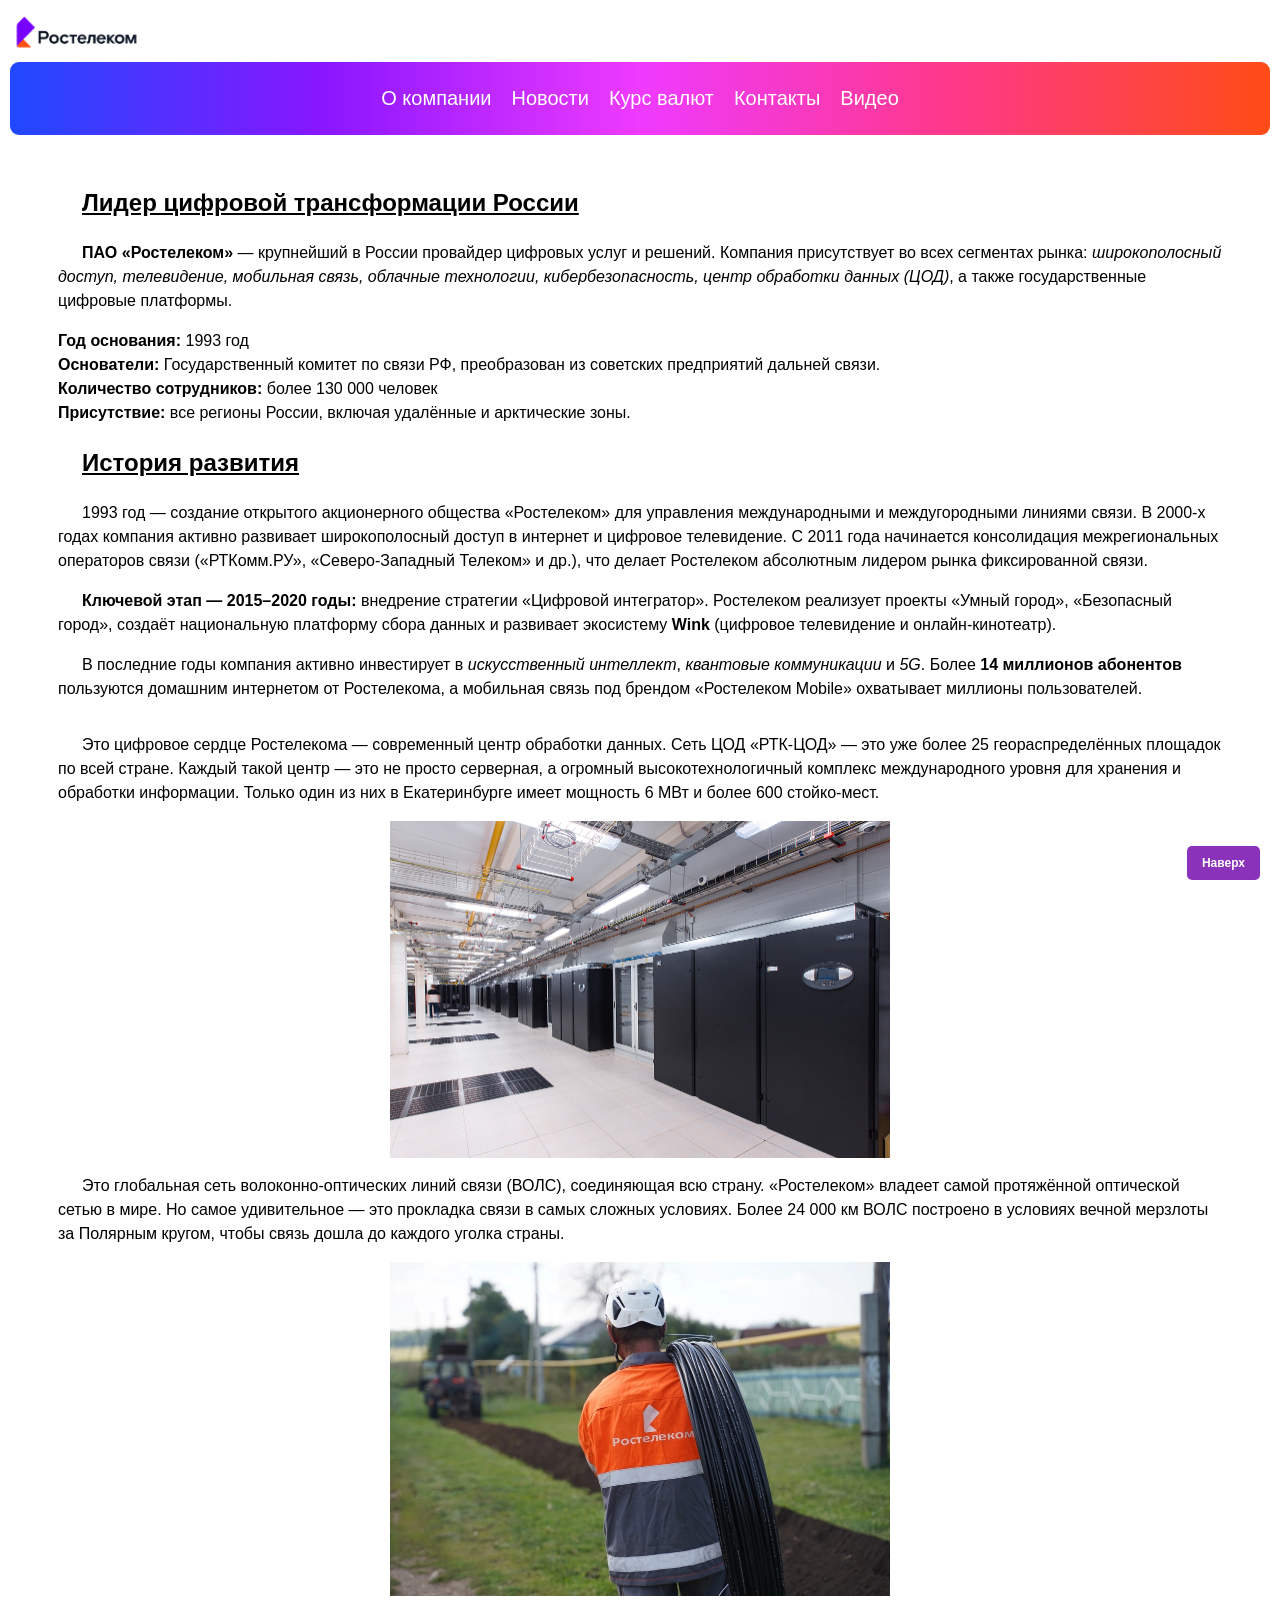
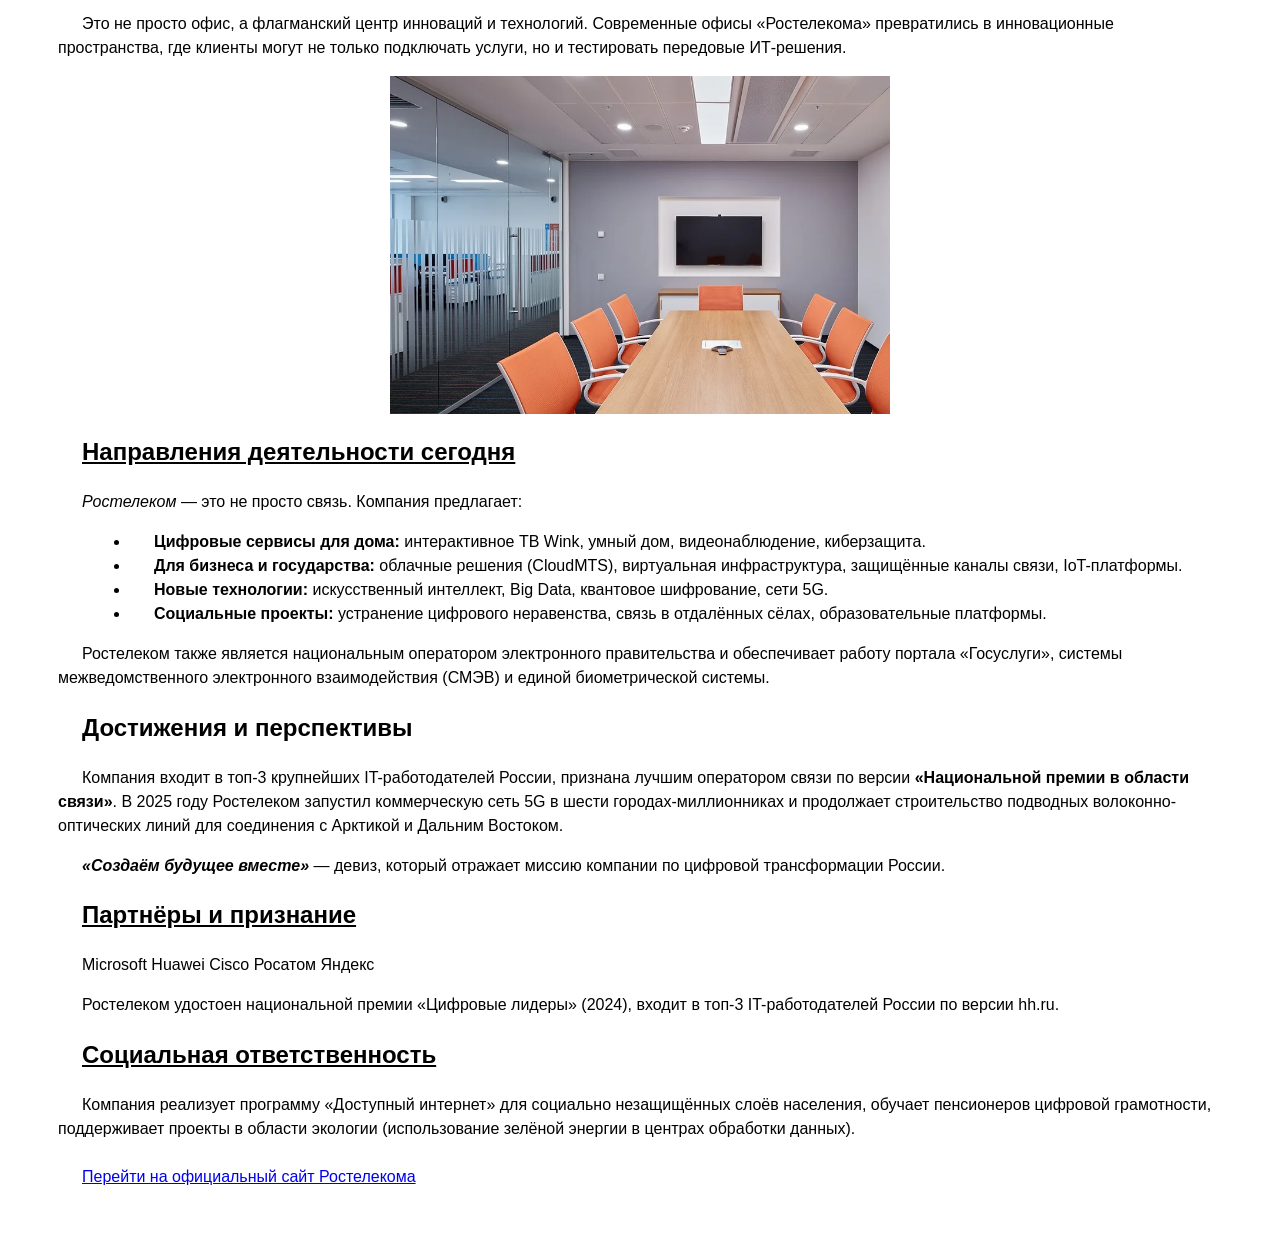
<file: index.html>
<!DOCTYPE html>
<html lang="ru">
<head>
    <meta charset="UTF-8">
    <meta name="viewport" content="width=device-width, initial-scale=1.0">
    <title>Ростелеком | О компании</title>
    <link rel="stylesheet" href="main.css">
    <link rel="icon" href="favicon-32x32.png" type="image/png">
    <script>
        const knop = document.getElementById('scrollUpBtn');
        if (knop) {
            knop.onclick = function() {
                window.scrollTo({ top: 0, behavior: 'smooth' });
                return false;
            };
        }
    </script>
    <style>
        .img-grid {
        display: flex;
        flex-direction: column;
        align-items: center;
        }
        .img-grid img {
            width: 500px;
            height: auto;
        }
        .cont {
            margin: 50px;
        }
    </style>

<body>
    <header class="main-header">
    <div class="logo-area">
        <img src="Логотип_компании_«Ростелеком».png" alt="Ростелеком" class="logotip">
    </div>
    <div class="nav-menu">
        <a href="index.html">О компании</a>
        <a href="nowost.html">Новости</a>
        <a href="kyrs.html">Курс валют</a>
        <a href="kont.html">Контакты</a>
        <a href="video.html">Видео</a>
    </div>
</header>

    <main class="cont">
    <div class="company-section">
        <h2><u>Лидер цифровой трансформации России</u></h2>
        <p><b>ПАО «Ростелеком»</b> — крупнейший в России провайдер цифровых услуг и решений. Компания присутствует
            во всех сегментах рынка: <i>широкополосный доступ, телевидение, мобильная связь, облачные технологии, 
            кибербезопасность, центр обработки данных (ЦОД)</i>, а также государственные цифровые платформы.</p>

        <div class="highlight">
            <b> Год основания:</b> 1993 год<br>
            <b> Основатели:</b> Государственный комитет по связи РФ, преобразован из советских предприятий 
            дальней связи.<br>
            <b> Количество сотрудников:</b> более 130 000 человек<br>
            <b> Присутствие:</b> все регионы России, включая удалённые и арктические зоны.
        </div>

        <h2><u>История развития</u></h2>
        <p>1993 год — создание открытого акционерного общества «Ростелеком» для управления 
            международными и междугородными линиями связи. В 2000-х годах компания активно 
            развивает широкополосный доступ в интернет и цифровое телевидение. С 2011 года 
            начинается консолидация межрегиональных операторов связи («РТКомм.РУ», 
            «Северо-Западный Телеком» и др.), что делает Ростелеком абсолютным лидером рынка фиксированной связи.</p>
        <p><b>Ключевой этап — 2015–2020 годы:</b> внедрение стратегии «Цифровой интегратор». Ростелеком реализует 
            проекты «Умный город», «Безопасный город», создаёт национальную платформу сбора данных и развивает экосистему 
            <b>Wink</b> (цифровое телевидение и онлайн-кинотеатр).</p>
        <p>В последние годы компания активно инвестирует в <i>искусственный интеллект</i>, 
            <i>квантовые коммуникации</i> и <i>5G</i>. Более <b>14 миллионов абонентов</b> пользуются домашним 
            интернетом от Ростелекома, а мобильная связь под брендом «Ростелеком Mobile» охватывает миллионы пользователей.</p>

        <div class="img-grid">
                <p>Это цифровое сердце Ростелекома — современный центр обработки данных. 
                    Сеть ЦОД «РТК-ЦОД» — это уже более 25 геораспределённых площадок по 
                    всей стране. Каждый такой центр — это не просто серверная, а огромный 
                    высокотехнологичный комплекс международного уровня для хранения и 
                    обработки информации. Только один из них в Екатеринбурге имеет мощность 
                    6 МВт и более 600 стойко-мест.</p>
                <img src="data_rostelekom.png" alt="Современный дата-центр Ростелеком">
                
                <p>Это глобальная сеть волоконно-оптических линий связи (ВОЛС), 
                    соединяющая всю страну. «Ростелеком» владеет самой протяжённой 
                    оптической сетью в мире. Но самое удивительное — это прокладка связи в 
                    самых сложных условиях. Более 24 000 км ВОЛС построено в условиях 
                    вечной мерзлоты за Полярным кругом, чтобы связь дошла до каждого уголка 
                    страны.</p>
                <img src="volokno_rostelekom.webp" alt="Волоконно-оптические линии связи">
                
                <p>Это не просто офис, а флагманский центр инноваций и технологий. 
                    Современные офисы «Ростелекома» превратились в инновационные 
                    пространства, где клиенты могут не только подключать услуги, но и 
                    тестировать передовые ИТ-решения.</p>
                <img src="ofis_rostelekom.webp" alt="Офис цифровых технологий">
            </div>

        <h2><u>Направления деятельности сегодня</u></h2>
        <p><i>Ростелеком</i> — это не просто связь. Компания предлагает:</p>
        <ul style="margin-left: 2rem; margin-bottom: 1rem;">
            <li><b>Цифровые сервисы для дома:</b> интерактивное ТВ Wink, умный дом, видеонаблюдение, киберзащита.</li>
            <li><b>Для бизнеса и государства:</b> облачные решения (CloudMTS), виртуальная инфраструктура, 
                защищённые каналы связи, IoT-платформы.</li>
            <li><b>Новые технологии:</b> искусственный интеллект, Big Data, квантовое шифрование, сети 5G.</li>
            <li><b>Социальные проекты:</b> устранение цифрового неравенства, связь в отдалённых сёлах, 
                образовательные платформы.</li>
        </ul>
        <p>Ростелеком также является национальным оператором электронного правительства и обеспечивает работу портала 
            «Госуслуги», системы межведомственного электронного взаимодействия (СМЭВ) и единой биометрической системы.</p>

        <h2> Достижения и перспективы</h2>
        <p>Компания входит в топ-3 крупнейших IT-работодателей России, признана лучшим оператором связи по версии 
            <b>«Национальной премии в области связи»</b>. В 2025 году Ростелеком запустил коммерческую сеть 5G в 
            шести городах-миллионниках и продолжает строительство подводных волоконно-оптических линий для соединения с Арктикой 
            и Дальним Востоком.</p>
        <p><b><i>«Создаём будущее вместе»</i></b> — девиз, который отражает миссию компании по цифровой 
            трансформации России.</p>

        <h2><u>Партнёры и признание</u></h2>
        <div class="partners">
            <span class="partner-logo">Microsoft</span>
            <span class="partner-logo">Huawei</span>
            <span class="partner-logo">Cisco</span>
            <span class="partner-logo">Росатом</span>
            <span class="partner-logo">Яндекс</span>
        </div>
        <p>Ростелеком удостоен национальной премии «Цифровые лидеры» (2024), входит в топ-3 IT-работодателей России 
            по версии hh.ru.</p>
        <h2><u>Социальная ответственность</u></h2>
        <p>Компания реализует программу «Доступный интернет» для социально незащищённых слоёв населения, 
            обучает пенсионеров цифровой грамотности, поддерживает проекты в области экологии 
            (использование зелёной энергии в центрах обработки данных).</p>

        <p style="margin-top: 1.5rem;">
            <a href="https://novosibirsk.rt.ru/" target="_blank" class="official-link"> Перейти на официальный сайт Ростелекома</a>
        </p>
    </div>
</main>

    <footer>
       
    </footer>
    <a href="#" class="scroll-top" id="scrollUpBtn">Наверх</a>
</body>
</html>
</file>
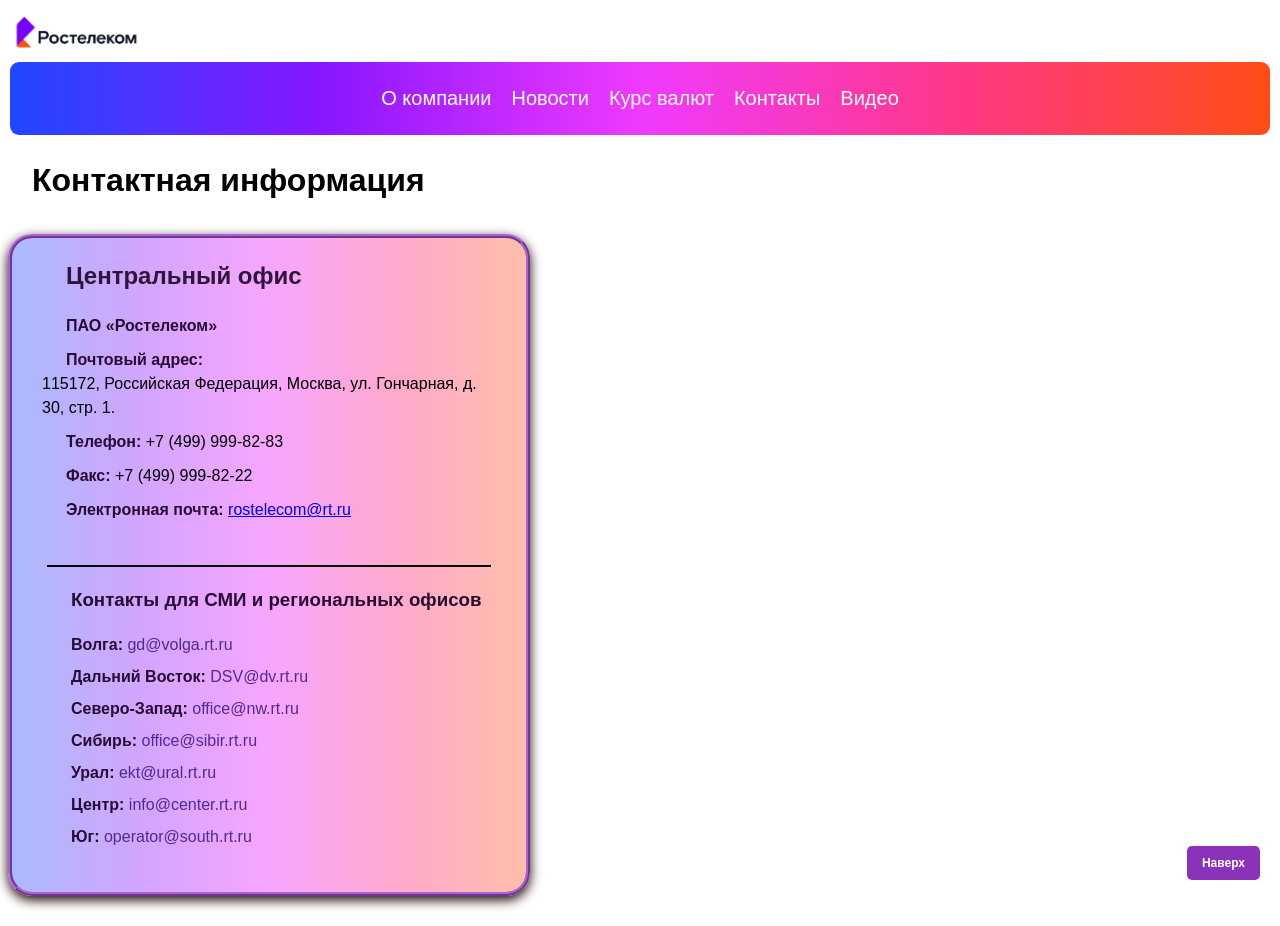
<file: kont.html>
<!DOCTYPE html>
<html lang="ru">
<head>
    <meta charset="UTF-8">
    <meta name="viewport" content="width=device-width, initial-scale=1.0">
    <title>Ростелеком | О компании</title>
    <link rel="stylesheet" href="main.css">
    <link rel="icon" href="favicon-32x32.png" type="image/png">
    <script>
        const knop = document.getElementById('scrollUpBtn');
        if (knop) {
            knop.onclick = function() {
                window.scrollTo({ top: 0, behavior: 'smooth' });
                return false;
            };
        }
    </script>
    <style>
        
    </style>
<body>
    <header class="main-header">
    <div class="logo-area">
            <img src="Логотип_компании_«Ростелеком».png" alt="Ростелеком" class="logotip">
        </div>
        <div class="nav-menu">
            <a href="index.html">О компании</a>
            <a href="nowost.html">Новости</a>
            <a href="kyrs.html">Курс валют</a>
            <a href="kont.html">Контакты</a>
            <a href="video.html">Видео</a>
        </div>
</header>
<main class="cont">
        <h1>Контактная информация</h1>
        <div class="contacts-wrapper">
            <div class="contacts-info">
                <h2>Центральный офис</h2>
                <p><strong>ПАО «Ростелеком»</strong></p>
                <p><strong>Почтовый адрес:</strong><br>
                115172, Российская Федерация, Москва, ул. Гончарная, д. 30, стр. 1.</p>
                <p><strong>Телефон:</strong> +7 (499) 999-82-83</p>
                <p><strong>Факс:</strong> +7 (499) 999-82-22</p>
                <p><strong>Электронная почта:</strong> <a href="mailto:rostelecom@rt.ru">rostelecom@rt.ru</a></p>
                <div class="office-emails">
                    <hr color="black">
                    <h3>Контакты для СМИ и региональных офисов</h3>
                    <ul>
                        <li><strong>Волга:</strong> <a href="mailto:gd@volga.rt.ru">gd@volga.rt.ru</a></li>
                        <li><strong>Дальний Восток:</strong> <a href="mailto:DSV@dv.rt.ru">DSV@dv.rt.ru</a></li>
                        <li><strong>Северо-Запад:</strong> <a href="mailto:office@nw.rt.ru">office@nw.rt.ru</a></li>
                        <li><strong>Сибирь:</strong> <a href="mailto:office@sibir.rt.ru">office@sibir.rt.ru</a></li>
                        <li><strong>Урал:</strong> <a href="mailto:ekt@ural.rt.ru">ekt@ural.rt.ru</a></li>
                        <li><strong>Центр:</strong> <a href="mailto:info@center.rt.ru">info@center.rt.ru</a></li>
                        <li><strong>Юг:</strong> <a href="mailto:operator@south.rt.ru">operator@south.rt.ru</a></li>
                    </ul>
                </div>
            </div>
            <div class="map-frame">
                <iframe src="https://yandex.ru/map-widget/v1/?um=constructor%3A8a0b2f8a1e8c5b5f1d8e5f4a3d2c1b0a9e8d7c6b5a4f3e2d1c0b9a8f7e6d5c4&source=constructor" 
                title="Карта" allowfullscreen>
                </iframe>
            </div>
        </div>
    </main>
    <footer>
    </footer>
    <a href="#" class="scroll-top" id="scrollUpBtn">Наверх</a>
</body>
</html>
</file>
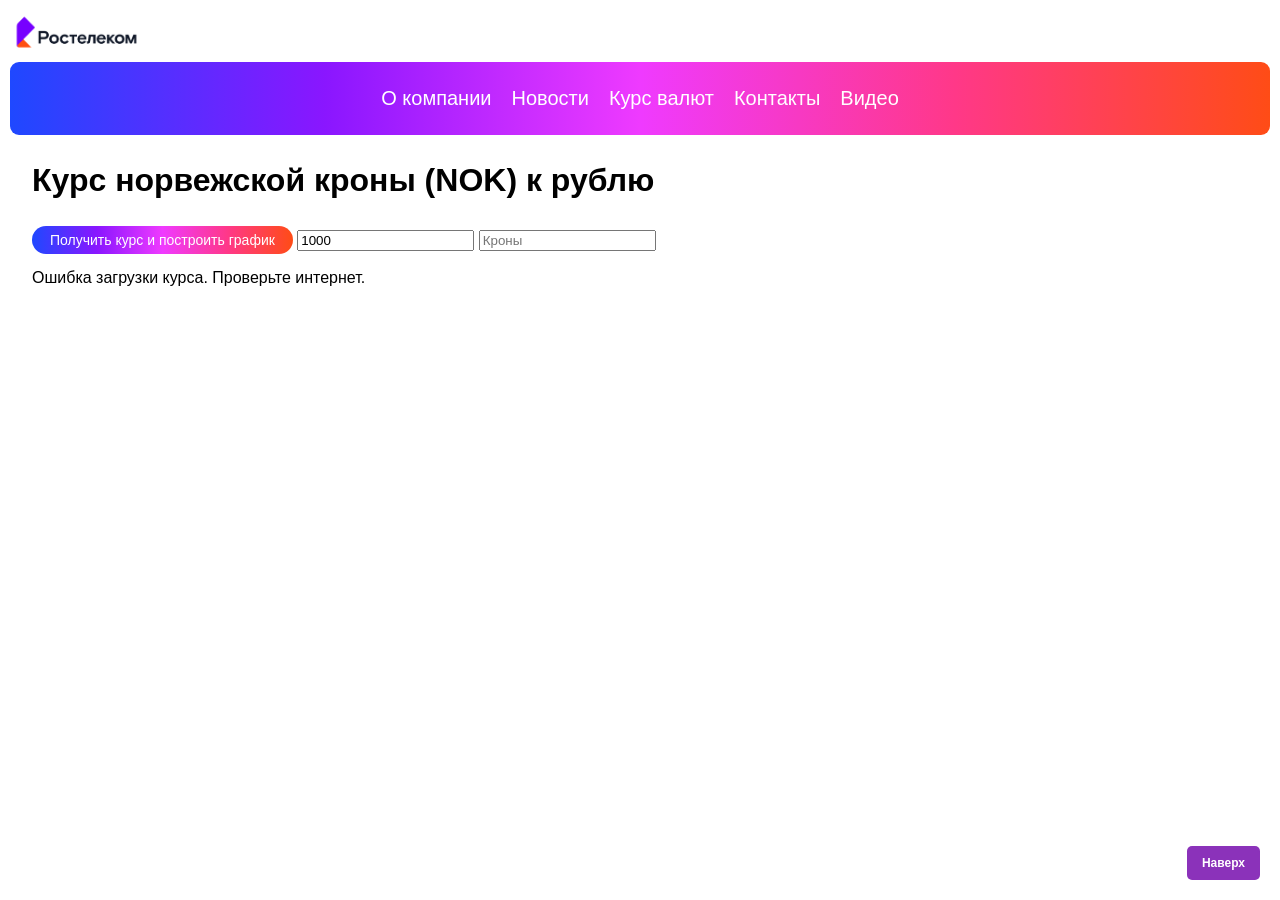
<file: kyrs.html>
<!DOCTYPE html>
<html lang="ru">
<head>
    <meta charset="UTF-8">
    <meta name="viewport" content="width=device-width, initial-scale=1.0">
    <title>Ростелеком | Курс валют</title>
    <link rel="stylesheet" href="main.css">
    <link rel="icon" href="favicon-32x32.png" type="image/png">
    <script>
        function pokazat() {
            fetch('https://www.cbr-xml-daily.ru/daily_json.js')
                .then(function(response) { return response.json(); })
                .then(function(data) {
                    let nok = data.Valute.NOK;
                    let current = nok.Value;
                    let prev = nok.Previous;
                    let diff = current - prev;
                    let trend = diff > 0 ? 'Курс вырос' : (diff < 0 ? 'Курс упал' : '');
                    let color = diff > 0 ? 'green' : (diff < 0 ? 'red' : 'black');
                    let infoHtml = `1 NOK = ${current.toFixed(4)} RUB | 1 RUB = ${(1/current).toFixed(4)} NOK<br>
                                    Дата: ${data.Date.substring(0,10)} | Изменение: ${diff.toFixed(4)} руб. <span style="color:${color}">${trend}</span>`;
                    document.getElementById('rateInfo').innerHTML = infoHtml;
                    let rubInp = document.getElementById('rub');
                    let nokInp = document.getElementById('nok');
                    rubInp.oninput = function() {
                        let rubVal = parseFloat(rubInp.value);
                        nokInp.value = isNaN(rubVal) ? '' : (rubVal / current).toFixed(4);
                    };
                    nokInp.oninput = function() {
                        let nokVal = parseFloat(nokInp.value);
                        rubInp.value = isNaN(nokVal) ? '' : (nokVal * current).toFixed(2);
                    };
                    rubInp.oninput();
                    buildChart(current);
                })
                .catch(function() {
                    document.getElementById('rateInfo').innerHTML = ' Ошибка загрузки курса. Проверьте интернет.';
                });
        }
        function buildChart(baseRate) {
            let vals = [];
            let dates = [];
            let today = new Date();
            for (let i = 29; i >= 0; i--) {
                let d = new Date(today);
                d.setDate(today.getDate() - i);
                dates.push(d);
                let change = (Math.random() - 0.5) * 0.6;
                let rate = baseRate + change;
                if (rate < 5) rate = 5;
                vals.push(rate);
            }
            let minVal = Math.min(...vals);
            let maxVal = Math.max(...vals);
            let heightKoef = 100 / (maxVal - minVal);  
            let container = document.getElementById('barsRow');
            container.innerHTML = '';
            let grafHtml = '<div class="graf">';
            for (let i = 0; i < vals.length; i++) {
                let vysota = Math.max((vals[i] - minVal) * heightKoef, 5); 
                let day = dates[i].getDate();
                let month = dates[i].getMonth() + 1;
                let label = `${day}.${month}`;
                grafHtml += `
                    <div style="display:flex; flex-direction:column; align-items:center;">
                        <div class="stolb" style="height:${vysota}px;" data-rate="${vals[i].toFixed(4)}" data-date="${dates[i].toLocaleDateString('ru-RU')}">
                            ${vals[i].toFixed(2)}
                        </div>
                        <div class="podpis">${label}</div>
                    </div>
                `;
            }
            grafHtml += '</div>';
            container.innerHTML = grafHtml;
            let stolbs = document.querySelectorAll('.stolb');
            for (let j = 0; j < stolbs.length; j++) {
                stolbs[j].onclick = function(e) {
                    for (let k = 0; k < stolbs.length; k++) {
                        stolbs[k].classList.remove('active');
                    }
                    this.classList.add('active');
                    let rate = this.getAttribute('data-rate');
                    let date = this.getAttribute('data-date');
                    alert(` ${date}\n Курс NOK: ${rate} руб.`);
                };
            }
        }
        let knop = document.getElementById('scrollUpBtn');
        if (knop) {
            knop.onclick = function() {
                window.scrollTo({ top: 0, behavior: 'smooth' });
                return false;
            };
        }
        pokazat();
    </script>
    <style>
        .graf {
            display: flex;
            align-items: flex-end;
            gap: 5px;
            margin-top: 20px;
            overflow-x: auto;
            padding-bottom: 10px;
        }
        .stolb {
            background-color: rgb(232, 145, 213);
            width: 40px;
            text-align: center;
            font-size: 12px;
            border: 3px inset rgb(122, 75, 142);
            cursor: pointer;
            transition: 0.2s;
        }
        .stolb.active {
            background-color: rgb(255, 100, 0);
            border-color: orange;
            transform: scale(1.02);
        }
        .podpis {
            text-align: center;
            font-size: 10px;
            margin-top: 5px;
            width: 40px;
        } 
    </style>
</head>
<body>
    <header class="main-header">
        <div class="logo-area">
            <img src="Логотип_компании_«Ростелеком».png" alt="Ростелеком" class="logotip">
        </div>
        <div class="nav-menu">
            <a href="index.html">О компании</a>
            <a href="nowost.html">Новости</a>
            <a href="kyrs.html">Курс валют</a>
            <a href="kont.html">Контакты</a>
            <a href="video.html">Видео</a>
        </div>
    </header>
    <main class="cont">
        <h1>Курс норвежской кроны (NOK) к рублю</h1>
        <div class="currency-card">
            <button class="news-btn" onclick="pokazat()">Получить курс и построить график</button>
            <input type="number" id="rub" placeholder="Рубли" value="1000">
            <input type="number" id="nok" placeholder="Кроны">
            <div id="rateInfo" class="rate-info">Загрузка</div>
        </div>
        <div class="diagram-block">
            <div id="barsRow" style="display:flex; gap:6px; overflow-x:auto; align-items:flex-end; min-height:160px;"></div>
        </div>
    </main>
    <footer></footer>
    <a href="#" class="scroll-top" id="scrollUpBtn">Наверх</a>
</body>
</html>
</file>
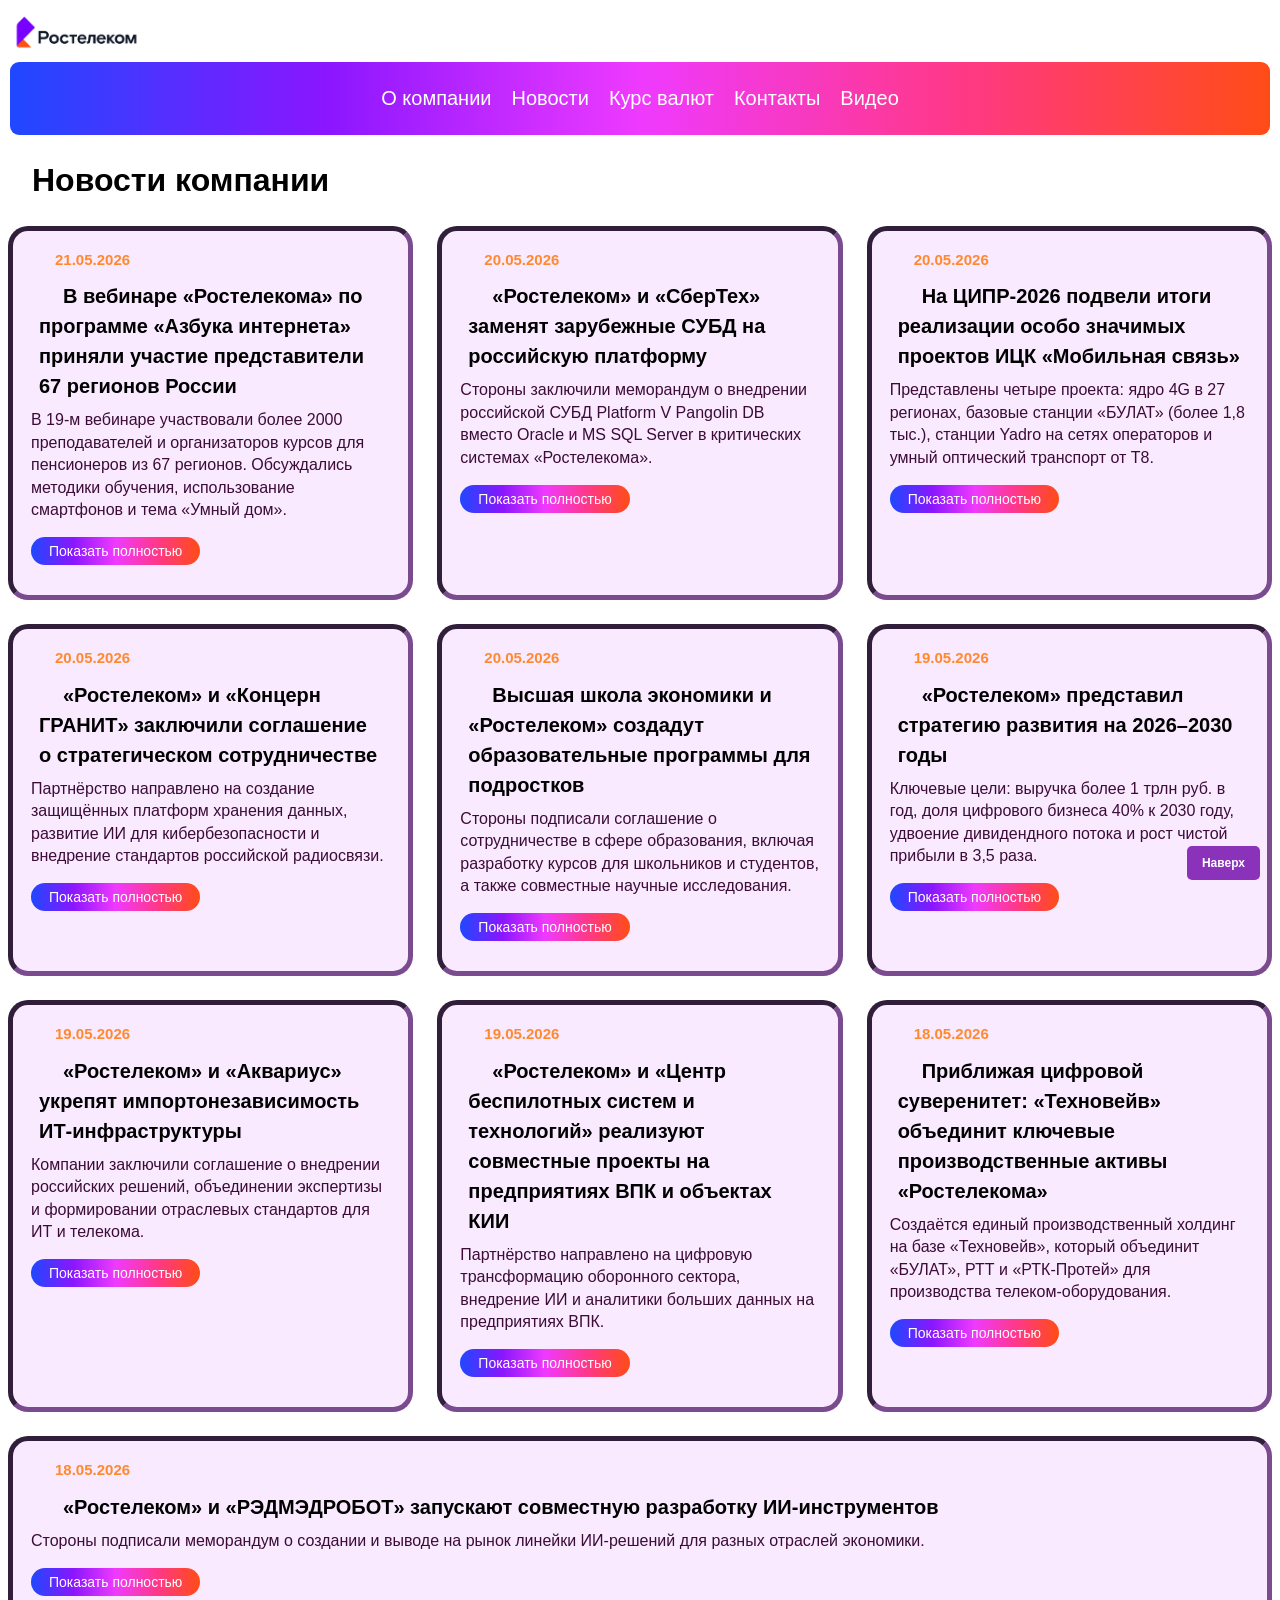
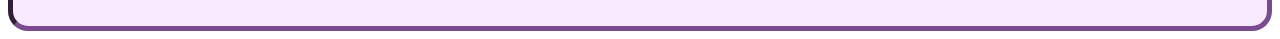
<file: nowost.html>
<!DOCTYPE html>
<html lang="ru">
<head>
    <meta charset="UTF-8">
    <meta name="viewport" content="width=device-width, initial-scale=1.0">
    <title>Ростелеком | Новости</title>
    <link rel="stylesheet" href="main.css">
    <link rel="icon" href="favicon-32x32.png" type="image/png">
    <script src="nowosty.js"></script>
    <script>
        document.addEventListener('DOMContentLoaded', function() {
            let container = document.getElementById('newsContainer');
            if (container) {
                container.innerHTML = '';
                for (let i = 0; i < newsList.length; i++) {
                    let news = newsList[i];
                    let card = document.createElement('div');
                    card.className = 'news-card';
                    card.innerHTML = '<div class="news-date">' + news.date + '</div>' +
                        '<div class="news-title">' + news.title + '</div>' +
                        '<div class="news-short">' + news.short + '</div>' +
                        '<button class="news-btn" data-idx="' + i + '">Показать полностью</button>';
                    container.appendChild(card);
                }
                let buttons = document.querySelectorAll('.news-btn');
                for (let j = 0; j < buttons.length; j++) {
                    buttons[j].onclick = function(e) {
                        let idx = e.target.getAttribute('data-idx');
                        let news = newsList[idx];
                        let card = e.target.closest('.news-card');
                        let fullDiv = card.querySelector('.news-full');
                        if (fullDiv) {
                            fullDiv.remove();
                            e.target.innerText = 'Показать полностью';
                        } else {
                            let fullTextDiv = document.createElement('div');
                            fullTextDiv.className = 'news-full';
                            fullTextDiv.innerText = news.full;
                            card.appendChild(fullTextDiv);  
                            e.target.innerText = 'Скрыть';
                        }
                    };
                }
            }
            let knop = document.getElementById('scrollUpBtn');
            if (knop) {
                knop.onclick = function() {
                    window.scrollTo({ top: 0, behavior: 'smooth' });
                    return false;
                };
            }
        });
    </script>
</head>
<body>
    <header class="main-header">
        <div class="logo-area">
            <img src="Логотип_компании_«Ростелеком».png" alt="Ростелеком" class="logotip">
        </div>
        <div class="nav-menu">
            <a href="index.html">О компании</a>
            <a href="nowost.html">Новости</a>
            <a href="kyrs.html">Курс валют</a>
            <a href="kont.html">Контакты</a>
            <a href="video.html">Видео</a>
        </div>
    </header>

    <main class="cont">
        <h1>Новости компании</h1>
        <div id="newsContainer" class="news-grid"></div>
    </main>
    <footer>
        
    </footer>
    <a href="#" class="scroll-top" id="scrollUpBtn">Наверх</a>
</body>
</html>
</file>
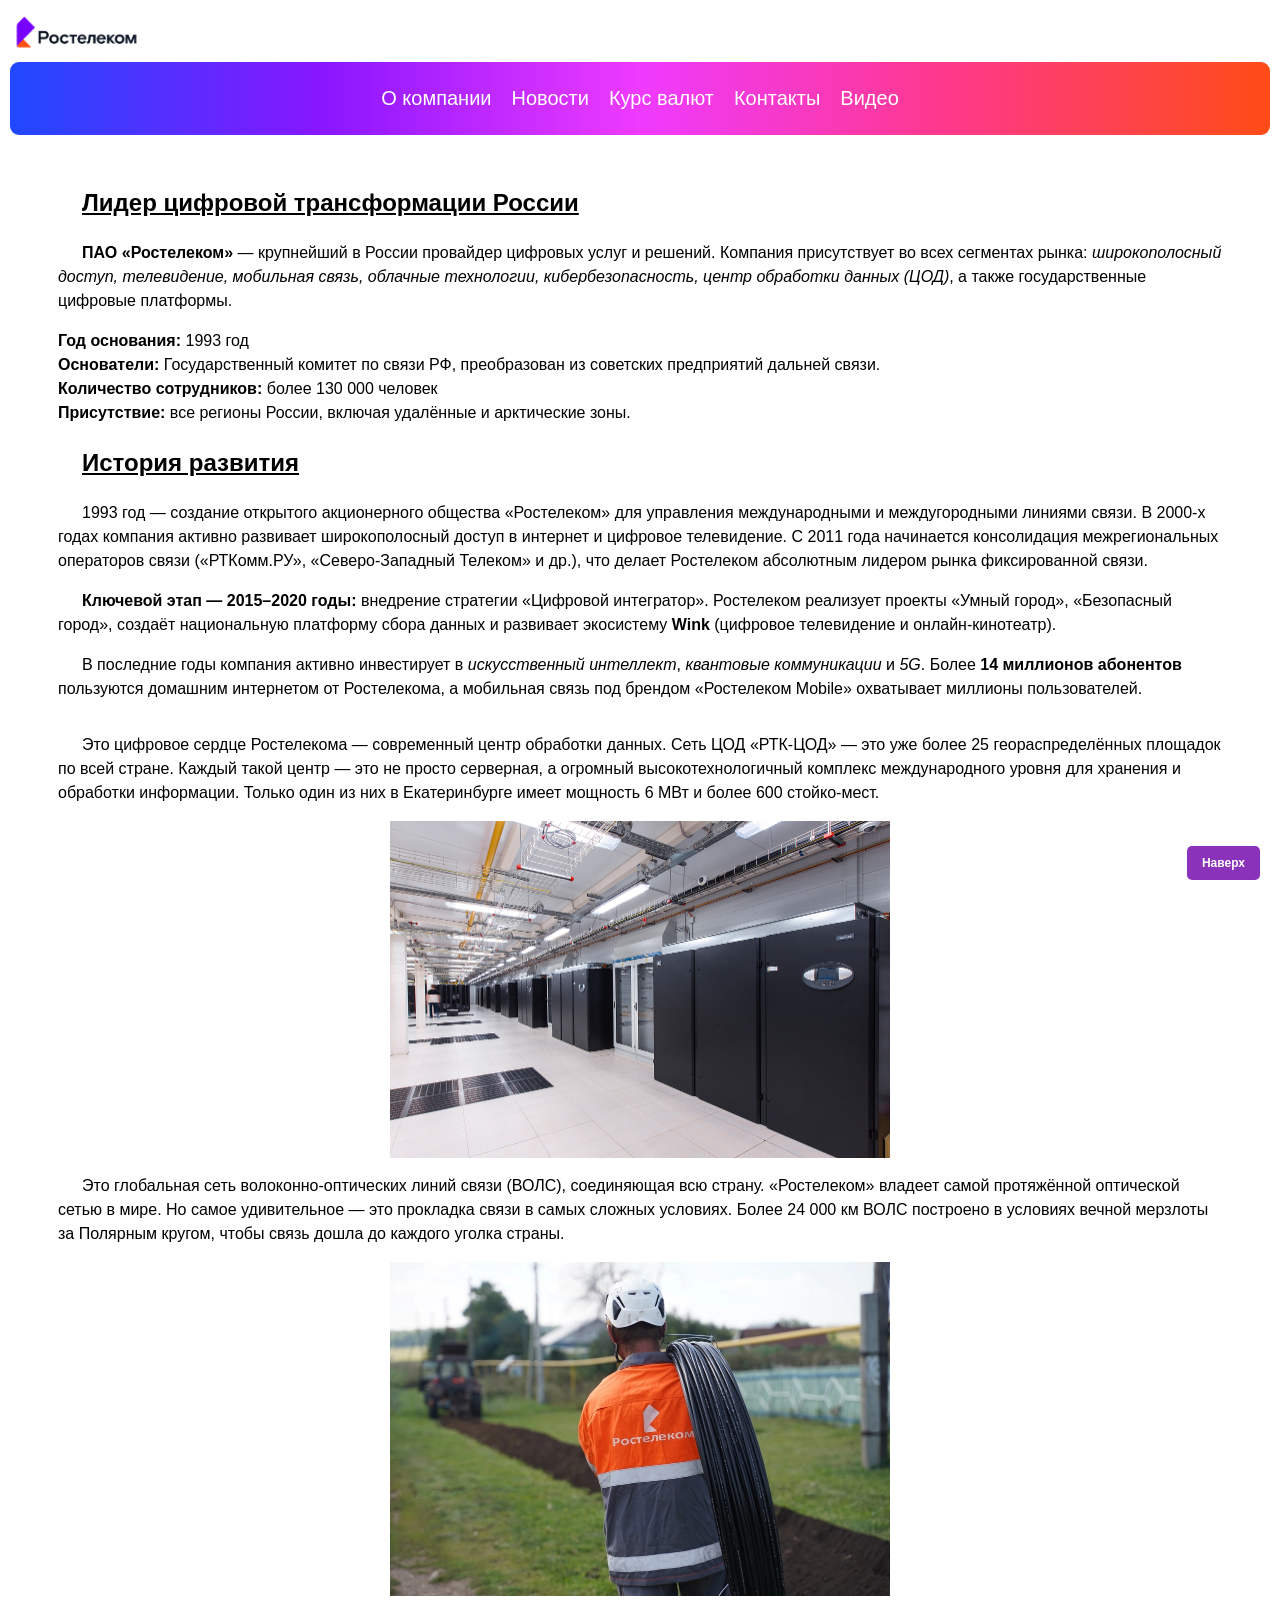
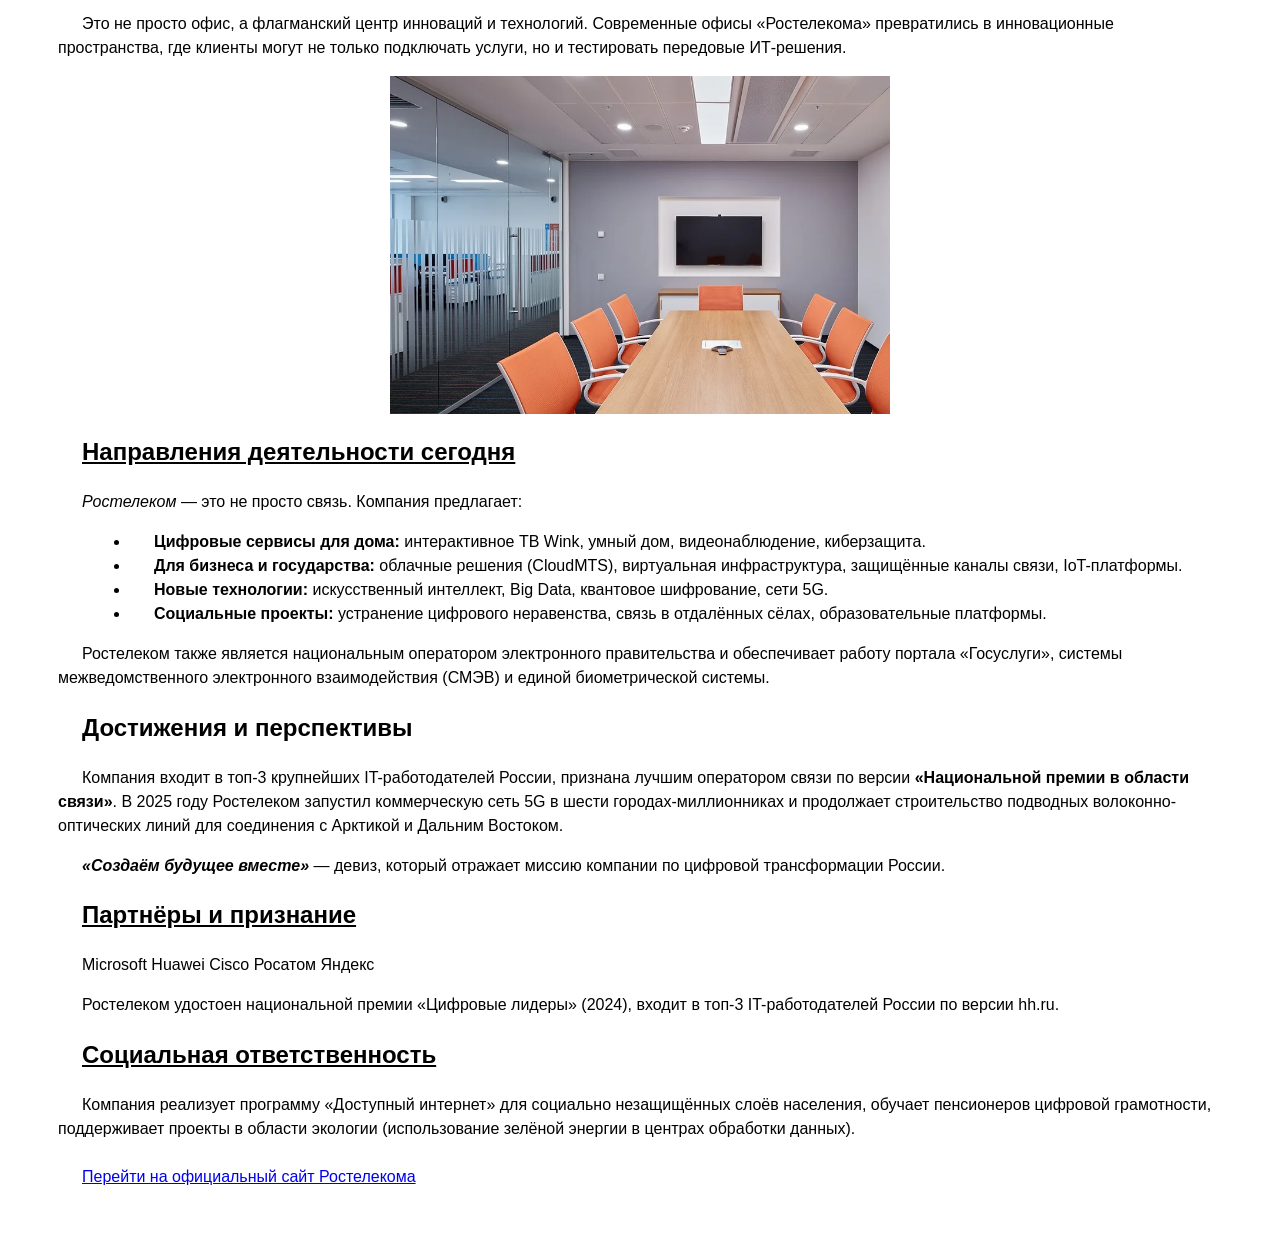
<file: RTKM.html>
<!DOCTYPE html>
<html lang="ru">
<head>
    <meta charset="UTF-8">
    <meta name="viewport" content="width=device-width, initial-scale=1.0">
    <title>Ростелеком | О компании</title>
    <link rel="stylesheet" href="../main.css">
    <link rel="icon" href="../favicon-32x32.png" type="image/png">
    <script>
        const knop = document.getElementById('scrollUpBtn');
        if (knop) {
            knop.onclick = function() {
                window.scrollTo({ top: 0, behavior: 'smooth' });
                return false;
            };
        }
    </script>
    <style>
        .img-grid {
        display: flex;
        flex-direction: column;
        align-items: center;
        }
        .img-grid img {
            width: 500px;
            height: auto;
        }
        .cont {
            margin: 50px;
        }
    </style>

<body>
    <header class="main-header">
    <div class="logo-area">
        <img src="../Логотип_компании_«Ростелеком».png" alt="Ростелеком" class="logotip">
    </div>
    <div class="nav-menu">
        <a href="RTKM.html">О компании</a>
        <a href="nowost.html">Новости</a>
        <a href="kyrs.html">Курс валют</a>
        <a href="kont.html">Контакты</a>
        <a href="video.html">Видео</a>
    </div>
</header>

    <main class="cont">
    <div class="company-section">
        <h2><u>Лидер цифровой трансформации России</u></h2>
        <p><b>ПАО «Ростелеком»</b> — крупнейший в России провайдер цифровых услуг и решений. Компания присутствует
            во всех сегментах рынка: <i>широкополосный доступ, телевидение, мобильная связь, облачные технологии, 
            кибербезопасность, центр обработки данных (ЦОД)</i>, а также государственные цифровые платформы.</p>

        <div class="highlight">
            <b> Год основания:</b> 1993 год<br>
            <b> Основатели:</b> Государственный комитет по связи РФ, преобразован из советских предприятий 
            дальней связи.<br>
            <b> Количество сотрудников:</b> более 130 000 человек<br>
            <b> Присутствие:</b> все регионы России, включая удалённые и арктические зоны.
        </div>

        <h2><u>История развития</u></h2>
        <p>1993 год — создание открытого акционерного общества «Ростелеком» для управления 
            международными и междугородными линиями связи. В 2000-х годах компания активно 
            развивает широкополосный доступ в интернет и цифровое телевидение. С 2011 года 
            начинается консолидация межрегиональных операторов связи («РТКомм.РУ», 
            «Северо-Западный Телеком» и др.), что делает Ростелеком абсолютным лидером рынка фиксированной связи.</p>
        <p><b>Ключевой этап — 2015–2020 годы:</b> внедрение стратегии «Цифровой интегратор». Ростелеком реализует 
            проекты «Умный город», «Безопасный город», создаёт национальную платформу сбора данных и развивает экосистему 
            <b>Wink</b> (цифровое телевидение и онлайн-кинотеатр).</p>
        <p>В последние годы компания активно инвестирует в <i>искусственный интеллект</i>, 
            <i>квантовые коммуникации</i> и <i>5G</i>. Более <b>14 миллионов абонентов</b> пользуются домашним 
            интернетом от Ростелекома, а мобильная связь под брендом «Ростелеком Mobile» охватывает миллионы пользователей.</p>

        <div class="img-grid">
                <p>Это цифровое сердце Ростелекома — современный центр обработки данных. 
                    Сеть ЦОД «РТК-ЦОД» — это уже более 25 геораспределённых площадок по 
                    всей стране. Каждый такой центр — это не просто серверная, а огромный 
                    высокотехнологичный комплекс международного уровня для хранения и 
                    обработки информации. Только один из них в Екатеринбурге имеет мощность 
                    6 МВт и более 600 стойко-мест.</p>
                <img src="../data_rostelekom.png" alt="Современный дата-центр Ростелеком">
                
                <p>Это глобальная сеть волоконно-оптических линий связи (ВОЛС), 
                    соединяющая всю страну. «Ростелеком» владеет самой протяжённой 
                    оптической сетью в мире. Но самое удивительное — это прокладка связи в 
                    самых сложных условиях. Более 24 000 км ВОЛС построено в условиях 
                    вечной мерзлоты за Полярным кругом, чтобы связь дошла до каждого уголка 
                    страны.</p>
                <img src="../volokno_rostelekom.webp" alt="Волоконно-оптические линии связи">
                
                <p>Это не просто офис, а флагманский центр инноваций и технологий. 
                    Современные офисы «Ростелекома» превратились в инновационные 
                    пространства, где клиенты могут не только подключать услуги, но и 
                    тестировать передовые ИТ-решения.</p>
                <img src="../ofis_rostelekom.webp" alt="Офис цифровых технологий">
            </div>

        <h2><u>Направления деятельности сегодня</u></h2>
        <p><i>Ростелеком</i> — это не просто связь. Компания предлагает:</p>
        <ul style="margin-left: 2rem; margin-bottom: 1rem;">
            <li><b>Цифровые сервисы для дома:</b> интерактивное ТВ Wink, умный дом, видеонаблюдение, киберзащита.</li>
            <li><b>Для бизнеса и государства:</b> облачные решения (CloudMTS), виртуальная инфраструктура, 
                защищённые каналы связи, IoT-платформы.</li>
            <li><b>Новые технологии:</b> искусственный интеллект, Big Data, квантовое шифрование, сети 5G.</li>
            <li><b>Социальные проекты:</b> устранение цифрового неравенства, связь в отдалённых сёлах, 
                образовательные платформы.</li>
        </ul>
        <p>Ростелеком также является национальным оператором электронного правительства и обеспечивает работу портала 
            «Госуслуги», системы межведомственного электронного взаимодействия (СМЭВ) и единой биометрической системы.</p>

        <h2> Достижения и перспективы</h2>
        <p>Компания входит в топ-3 крупнейших IT-работодателей России, признана лучшим оператором связи по версии 
            <b>«Национальной премии в области связи»</b>. В 2025 году Ростелеком запустил коммерческую сеть 5G в 
            шести городах-миллионниках и продолжает строительство подводных волоконно-оптических линий для соединения с Арктикой 
            и Дальним Востоком.</p>
        <p><b><i>«Создаём будущее вместе»</i></b> — девиз, который отражает миссию компании по цифровой 
            трансформации России.</p>

        <h2><u>Партнёры и признание</u></h2>
        <div class="partners">
            <span class="partner-logo">Microsoft</span>
            <span class="partner-logo">Huawei</span>
            <span class="partner-logo">Cisco</span>
            <span class="partner-logo">Росатом</span>
            <span class="partner-logo">Яндекс</span>
        </div>
        <p>Ростелеком удостоен национальной премии «Цифровые лидеры» (2024), входит в топ-3 IT-работодателей России 
            по версии hh.ru.</p>
        <h2><u>Социальная ответственность</u></h2>
        <p>Компания реализует программу «Доступный интернет» для социально незащищённых слоёв населения, 
            обучает пенсионеров цифровой грамотности, поддерживает проекты в области экологии 
            (использование зелёной энергии в центрах обработки данных).</p>

        <p style="margin-top: 1.5rem;">
            <a href="https://novosibirsk.rt.ru/" target="_blank" class="official-link"> Перейти на официальный сайт Ростелекома</a>
        </p>
    </div>
</main>

    <footer>
       
    </footer>
    <a href="#" class="scroll-top" id="scrollUpBtn">Наверх</a>
</body>
</html>
</file>
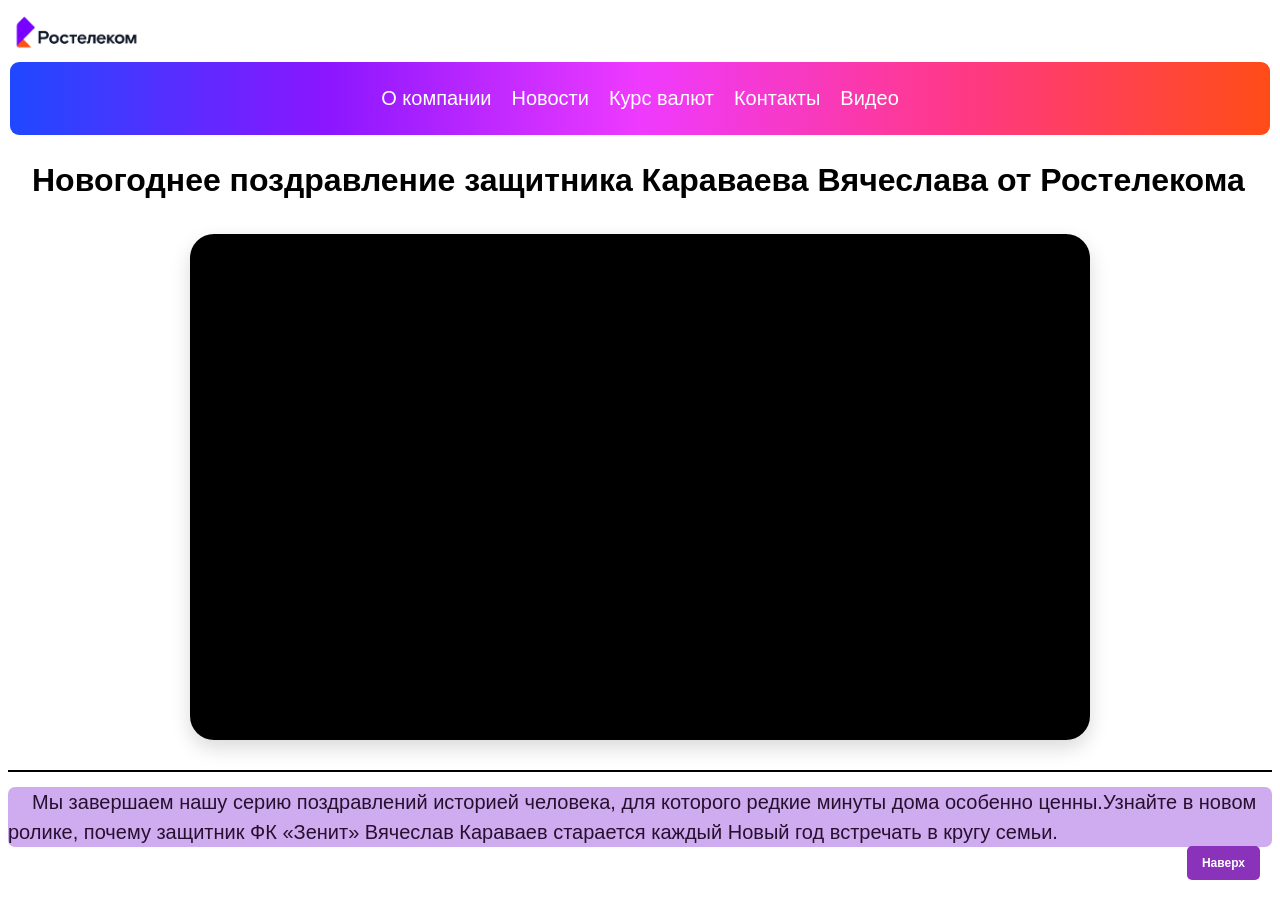
<file: video.html>
<!DOCTYPE html>
<html lang="ru">
<head>
    <meta charset="UTF-8">
    <meta name="viewport" content="width=device-width, initial-scale=1.0">
    <title>Ростелеком | О компании</title>
    <link rel="stylesheet" href="main.css">
    <link rel="icon" href="favicon-32x32.png" type="image/png">
    <script>
        const knop = document.getElementById('scrollUpBtn');
        if (knop) {
            knop.onclick = function() {
                window.scrollTo({ top: 0, behavior: 'smooth' });
                return false;
            };
        }
    </script>
    <style>
        .video-container {
            display: flex;
            justify-content: center;
            margin: 30px 0;
        }
        .video-wrapper {
            position: relative;
            width: 100%;
            max-width: 900px;
            background: #000;
            border-radius: 24px;
            overflow: hidden;
            box-shadow: 0 8px 20px rgba(0,0,0,0.15);
        }
        .video-wrapper iframe {
            width: 100%;
            height: 506px;
            border: 0;
            display: block;
        }
        .video-caption {
            margin-top: 15px;
            color: rgb(40, 15, 47);
            font-size: 20px;
            background-color: rgb(207, 172, 239);
            border-radius: 7px;
        }
        
    </style>
<body>
    <header class="main-header">
    <div class="logo-area">
        <img src="Логотип_компании_«Ростелеком».png" alt="Ростелеком" class="logotip">
    </div>
    <div class="nav-menu">
        <a href="index.html">О компании</a>
        <a href="nowost.html">Новости</a>
        <a href="kyrs.html">Курс валют</a>
        <a href="kont.html">Контакты</a>
        <a href="video.html">Видео</a>
    </div>
</header>
<main class="cont">
        <h1>Новогоднее поздравление защитника Караваева Вячеслава от Ростелекома</h1>
        <div class="video-container">
            <div class="video-wrapper">
                <iframe src="https://vkvideo.ru/video_ext.php?oid=-24720111&id=456244166&hash=44493016d243f812&hd=4" width="1920" height="1080" allow="autoplay; encrypted-media; fullscreen; picture-in-picture; screen-wake-lock;" frameborder="0" allowfullscreen></iframe>
            </div>
        </div>
        <hr color="black">
        <p class="video-caption">Мы завершаем нашу серию поздравлений 
            историей человека, для которого редкие минуты дома 
            особенно ценны.Узнайте в новом ролике, 
            почему защитник ФК «Зенит» Вячеслав Караваев 
            старается каждый Новый год встречать в кругу 
            семьи.</p>
    </main>

    <footer>
       
    </footer>
    <a href="#" class="scroll-top" id="scrollUpBtn">Наверх</a>
</body>
</html>
</file>
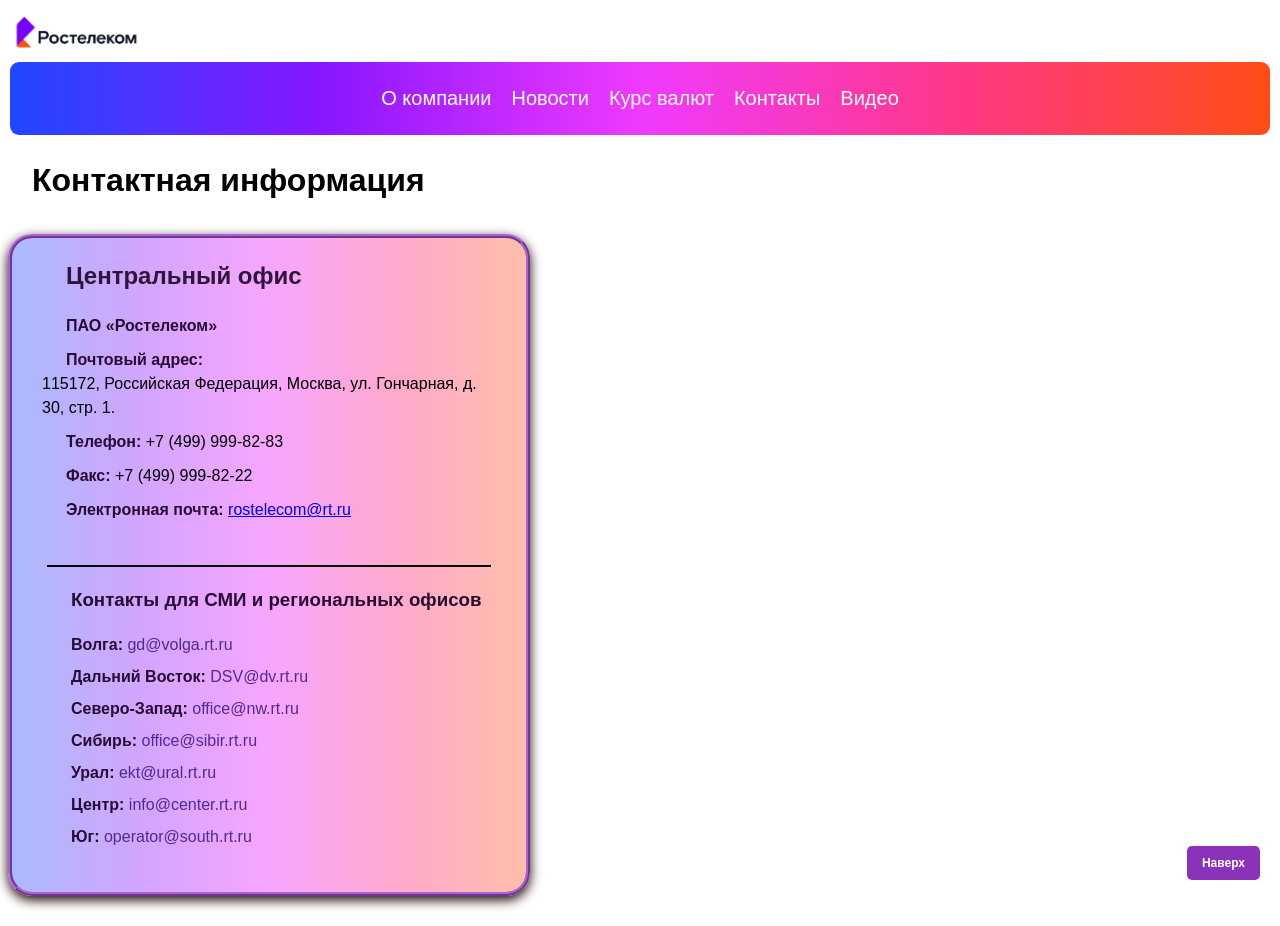
<file: rgz/kont.html>
<!DOCTYPE html>
<html lang="ru">
<head>
    <meta charset="UTF-8">
    <meta name="viewport" content="width=device-width, initial-scale=1.0">
    <title>Ростелеком | О компании</title>
    <link rel="stylesheet" href="../main.css">
    <link rel="icon" href="../favicon-32x32.png" type="image/png">
    <script>
        const knop = document.getElementById('scrollUpBtn');
        if (knop) {
            knop.onclick = function() {
                window.scrollTo({ top: 0, behavior: 'smooth' });
                return false;
            };
        }
    </script>
    <style>
        
    </style>
<body>
    <header class="main-header">
    <div class="logo-area">
            <img src="../Логотип_компании_«Ростелеком».png" alt="Ростелеком" class="logotip">
        </div>
        <div class="nav-menu">
            <a href="RTKM.html">О компании</a>
            <a href="nowost.html">Новости</a>
            <a href="kyrs.html">Курс валют</a>
            <a href="kont.html">Контакты</a>
            <a href="video.html">Видео</a>
        </div>
</header>
<main class="cont">
        <h1>Контактная информация</h1>
        <div class="contacts-wrapper">
            <div class="contacts-info">
                <h2>Центральный офис</h2>
                <p><strong>ПАО «Ростелеком»</strong></p>
                <p><strong>Почтовый адрес:</strong><br>
                115172, Российская Федерация, Москва, ул. Гончарная, д. 30, стр. 1.</p>
                <p><strong>Телефон:</strong> +7 (499) 999-82-83</p>
                <p><strong>Факс:</strong> +7 (499) 999-82-22</p>
                <p><strong>Электронная почта:</strong> <a href="mailto:rostelecom@rt.ru">rostelecom@rt.ru</a></p>
                <div class="office-emails">
                    <hr color="black">
                    <h3>Контакты для СМИ и региональных офисов</h3>
                    <ul>
                        <li><strong>Волга:</strong> <a href="mailto:gd@volga.rt.ru">gd@volga.rt.ru</a></li>
                        <li><strong>Дальний Восток:</strong> <a href="mailto:DSV@dv.rt.ru">DSV@dv.rt.ru</a></li>
                        <li><strong>Северо-Запад:</strong> <a href="mailto:office@nw.rt.ru">office@nw.rt.ru</a></li>
                        <li><strong>Сибирь:</strong> <a href="mailto:office@sibir.rt.ru">office@sibir.rt.ru</a></li>
                        <li><strong>Урал:</strong> <a href="mailto:ekt@ural.rt.ru">ekt@ural.rt.ru</a></li>
                        <li><strong>Центр:</strong> <a href="mailto:info@center.rt.ru">info@center.rt.ru</a></li>
                        <li><strong>Юг:</strong> <a href="mailto:operator@south.rt.ru">operator@south.rt.ru</a></li>
                    </ul>
                </div>
            </div>
            <div class="map-frame">
                <iframe src="https://yandex.ru/map-widget/v1/?um=constructor%3A8a0b2f8a1e8c5b5f1d8e5f4a3d2c1b0a9e8d7c6b5a4f3e2d1c0b9a8f7e6d5c4&source=constructor" 
                title="Карта" allowfullscreen>
                </iframe>
            </div>
        </div>
    </main>
    <footer>
    </footer>
    <a href="#" class="scroll-top" id="scrollUpBtn">Наверх</a>
</body>
</html>
</file>
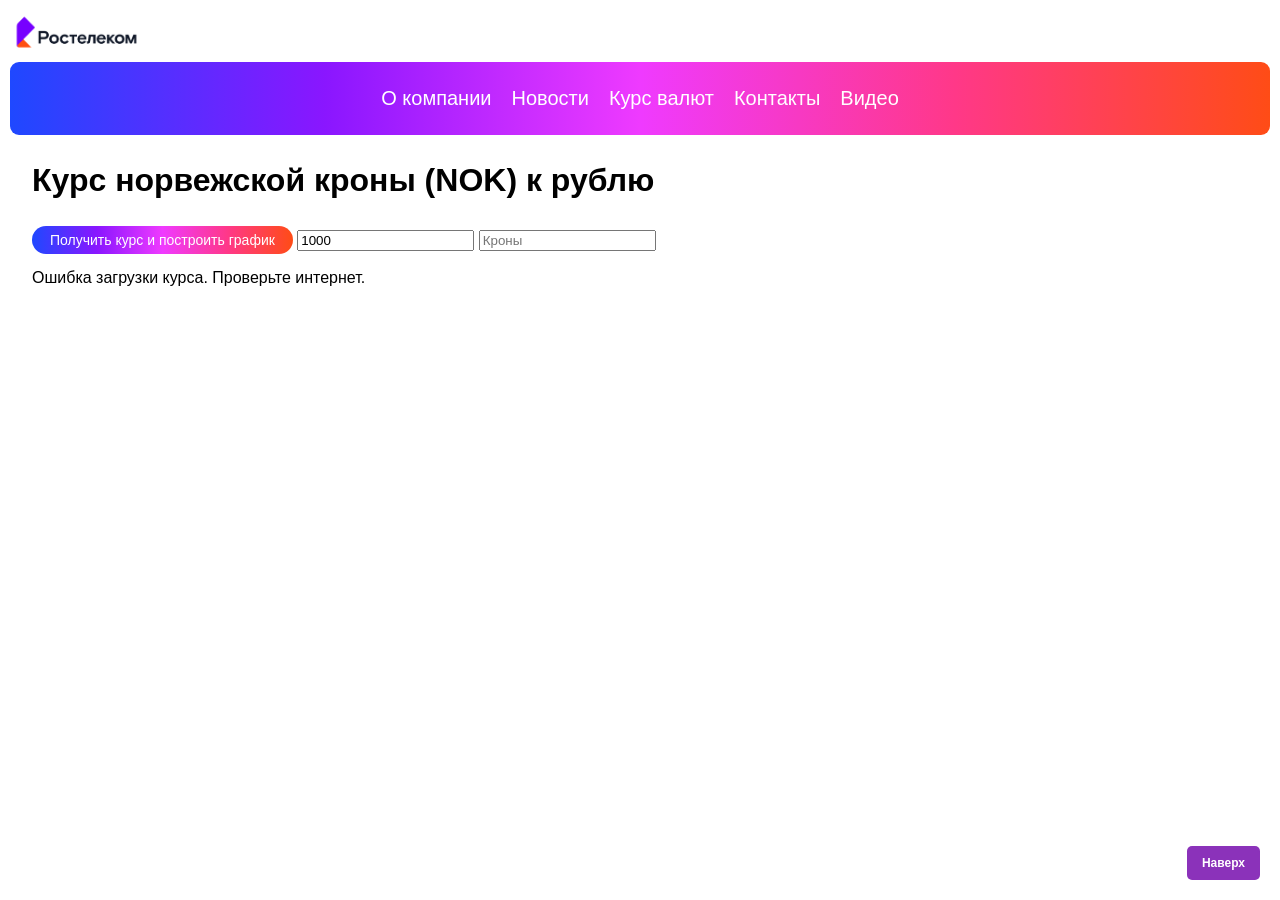
<file: rgz/kyrs.html>
<!DOCTYPE html>
<html lang="ru">
<head>
    <meta charset="UTF-8">
    <meta name="viewport" content="width=device-width, initial-scale=1.0">
    <title>Ростелеком | Курс валют</title>
    <link rel="stylesheet" href="../main.css">
    <link rel="icon" href="../favicon-32x32.png" type="image/png">
    <script>
        function pokazat() {
            fetch('https://www.cbr-xml-daily.ru/daily_json.js')
                .then(function(response) { return response.json(); })
                .then(function(data) {
                    let nok = data.Valute.NOK;
                    let current = nok.Value;
                    let prev = nok.Previous;
                    let diff = current - prev;
                    let trend = diff > 0 ? 'Курс вырос' : (diff < 0 ? 'Курс упал' : '');
                    let color = diff > 0 ? 'green' : (diff < 0 ? 'red' : 'black');
                    let infoHtml = `1 NOK = ${current.toFixed(4)} RUB | 1 RUB = ${(1/current).toFixed(4)} NOK<br>
                                    Дата: ${data.Date.substring(0,10)} | Изменение: ${diff.toFixed(4)} руб. <span style="color:${color}">${trend}</span>`;
                    document.getElementById('rateInfo').innerHTML = infoHtml;
                    let rubInp = document.getElementById('rub');
                    let nokInp = document.getElementById('nok');
                    rubInp.oninput = function() {
                        let rubVal = parseFloat(rubInp.value);
                        nokInp.value = isNaN(rubVal) ? '' : (rubVal / current).toFixed(4);
                    };
                    nokInp.oninput = function() {
                        let nokVal = parseFloat(nokInp.value);
                        rubInp.value = isNaN(nokVal) ? '' : (nokVal * current).toFixed(2);
                    };
                    rubInp.oninput();
                    buildChart(current);
                })
                .catch(function() {
                    document.getElementById('rateInfo').innerHTML = ' Ошибка загрузки курса. Проверьте интернет.';
                });
        }
        function buildChart(baseRate) {
            let vals = [];
            let dates = [];
            let today = new Date();
            for (let i = 29; i >= 0; i--) {
                let d = new Date(today);
                d.setDate(today.getDate() - i);
                dates.push(d);
                let change = (Math.random() - 0.5) * 0.6;
                let rate = baseRate + change;
                if (rate < 5) rate = 5;
                vals.push(rate);
            }
            let minVal = Math.min(...vals);
            let maxVal = Math.max(...vals);
            let heightKoef = 100 / (maxVal - minVal);  
            let container = document.getElementById('barsRow');
            container.innerHTML = '';
            let grafHtml = '<div class="graf">';
            for (let i = 0; i < vals.length; i++) {
                let vysota = Math.max((vals[i] - minVal) * heightKoef, 5); 
                let day = dates[i].getDate();
                let month = dates[i].getMonth() + 1;
                let label = `${day}.${month}`;
                grafHtml += `
                    <div style="display:flex; flex-direction:column; align-items:center;">
                        <div class="stolb" style="height:${vysota}px;" data-rate="${vals[i].toFixed(4)}" data-date="${dates[i].toLocaleDateString('ru-RU')}">
                            ${vals[i].toFixed(2)}
                        </div>
                        <div class="podpis">${label}</div>
                    </div>
                `;
            }
            grafHtml += '</div>';
            container.innerHTML = grafHtml;
            let stolbs = document.querySelectorAll('.stolb');
            for (let j = 0; j < stolbs.length; j++) {
                stolbs[j].onclick = function(e) {
                    for (let k = 0; k < stolbs.length; k++) {
                        stolbs[k].classList.remove('active');
                    }
                    this.classList.add('active');
                    let rate = this.getAttribute('data-rate');
                    let date = this.getAttribute('data-date');
                    alert(` ${date}\n Курс NOK: ${rate} руб.`);
                };
            }
        }
        let knop = document.getElementById('scrollUpBtn');
        if (knop) {
            knop.onclick = function() {
                window.scrollTo({ top: 0, behavior: 'smooth' });
                return false;
            };
        }
        pokazat();
    </script>
    <style>
        .graf {
            display: flex;
            align-items: flex-end;
            gap: 5px;
            margin-top: 20px;
            overflow-x: auto;
            padding-bottom: 10px;
        }
        .stolb {
            background-color: rgb(232, 145, 213);
            width: 40px;
            text-align: center;
            font-size: 12px;
            border: 3px inset rgb(122, 75, 142);
            cursor: pointer;
            transition: 0.2s;
        }
        .stolb.active {
            background-color: rgb(255, 100, 0);
            border-color: orange;
            transform: scale(1.02);
        }
        .podpis {
            text-align: center;
            font-size: 10px;
            margin-top: 5px;
            width: 40px;
        } 
    </style>
</head>
<body>
    <header class="main-header">
        <div class="logo-area">
            <img src="../Логотип_компании_«Ростелеком».png" alt="Ростелеком" class="logotip">
        </div>
        <div class="nav-menu">
            <a href="RTKM.html">О компании</a>
            <a href="nowost.html">Новости</a>
            <a href="kyrs.html">Курс валют</a>
            <a href="kont.html">Контакты</a>
            <a href="video.html">Видео</a>
        </div>
    </header>
    <main class="cont">
        <h1>Курс норвежской кроны (NOK) к рублю</h1>
        <div class="currency-card">
            <button class="news-btn" onclick="pokazat()">Получить курс и построить график</button>
            <input type="number" id="rub" placeholder="Рубли" value="1000">
            <input type="number" id="nok" placeholder="Кроны">
            <div id="rateInfo" class="rate-info">Загрузка</div>
        </div>
        <div class="diagram-block">
            <div id="barsRow" style="display:flex; gap:6px; overflow-x:auto; align-items:flex-end; min-height:160px;"></div>
        </div>
    </main>
    <footer></footer>
    <a href="#" class="scroll-top" id="scrollUpBtn">Наверх</a>
</body>
</html>
</file>
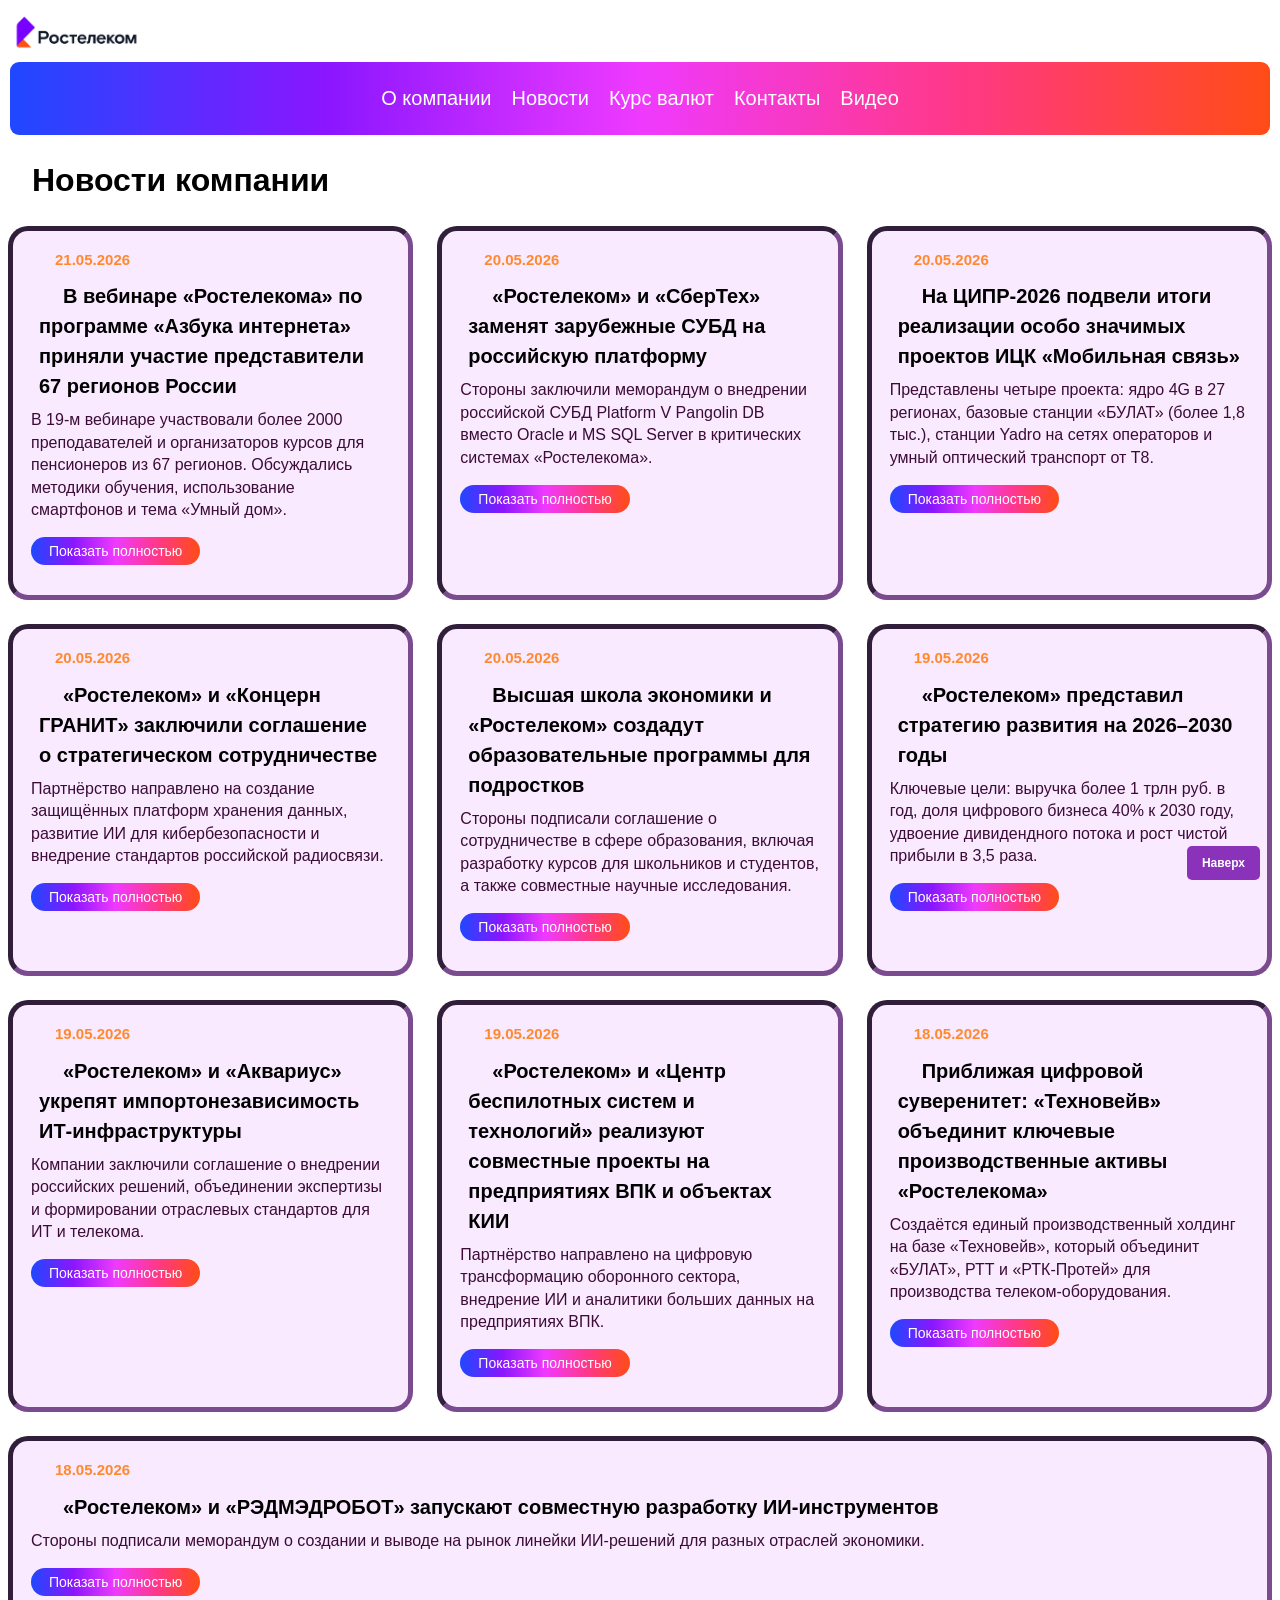
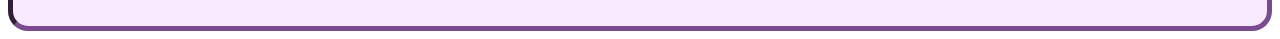
<file: rgz/nowost.html>
<!DOCTYPE html>
<html lang="ru">
<head>
    <meta charset="UTF-8">
    <meta name="viewport" content="width=device-width, initial-scale=1.0">
    <title>Ростелеком | Новости</title>
    <link rel="stylesheet" href="../main.css">
    <link rel="icon" href="../favicon-32x32.png" type="image/png">
    <script src="nowosty.js"></script>
    <script>
        document.addEventListener('DOMContentLoaded', function() {
            let container = document.getElementById('newsContainer');
            if (container) {
                container.innerHTML = '';
                for (let i = 0; i < newsList.length; i++) {
                    let news = newsList[i];
                    let card = document.createElement('div');
                    card.className = 'news-card';
                    card.innerHTML = '<div class="news-date">' + news.date + '</div>' +
                        '<div class="news-title">' + news.title + '</div>' +
                        '<div class="news-short">' + news.short + '</div>' +
                        '<button class="news-btn" data-idx="' + i + '">Показать полностью</button>';
                    container.appendChild(card);
                }
                let buttons = document.querySelectorAll('.news-btn');
                for (let j = 0; j < buttons.length; j++) {
                    buttons[j].onclick = function(e) {
                        let idx = e.target.getAttribute('data-idx');
                        let news = newsList[idx];
                        let card = e.target.closest('.news-card');
                        let fullDiv = card.querySelector('.news-full');
                        if (fullDiv) {
                            fullDiv.remove();
                            e.target.innerText = 'Показать полностью';
                        } else {
                            let fullTextDiv = document.createElement('div');
                            fullTextDiv.className = 'news-full';
                            fullTextDiv.innerText = news.full;
                            card.appendChild(fullTextDiv);  
                            e.target.innerText = 'Скрыть';
                        }
                    };
                }
            }
            let knop = document.getElementById('scrollUpBtn');
            if (knop) {
                knop.onclick = function() {
                    window.scrollTo({ top: 0, behavior: 'smooth' });
                    return false;
                };
            }
        });
    </script>
</head>
<body>
    <header class="main-header">
        <div class="logo-area">
            <img src="../Логотип_компании_«Ростелеком».png" alt="Ростелеком" class="logotip">
        </div>
        <div class="nav-menu">
            <a href="RTKM.html">О компании</a>
            <a href="nowost.html">Новости</a>
            <a href="kyrs.html">Курс валют</a>
            <a href="kont.html">Контакты</a>
            <a href="video.html">Видео</a>
        </div>
    </header>

    <main class="cont">
        <h1>Новости компании</h1>
        <div id="newsContainer" class="news-grid"></div>
    </main>
    <footer>
        
    </footer>
    <a href="#" class="scroll-top" id="scrollUpBtn">Наверх</a>
</body>
</html>
</file>
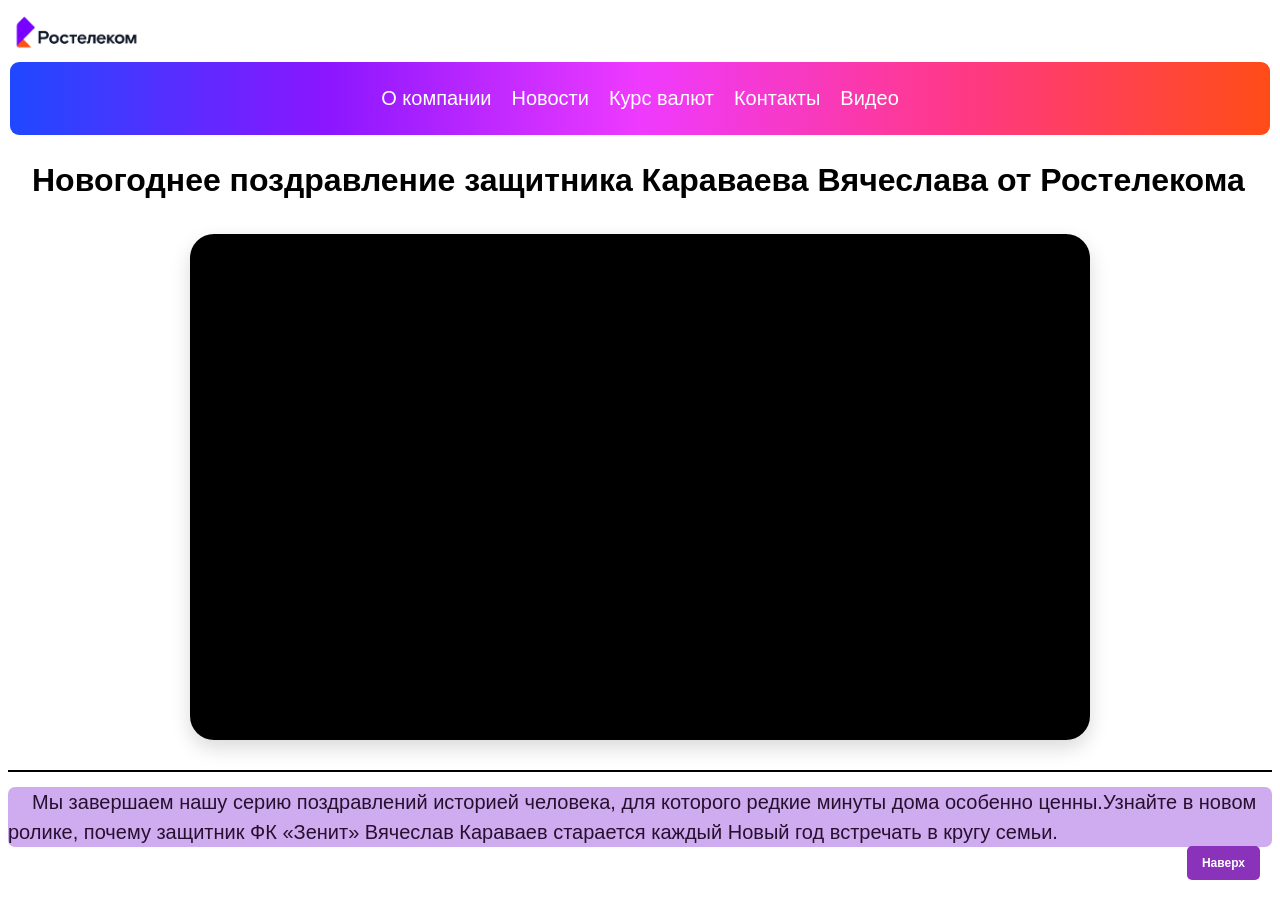
<file: rgz/video.html>
<!DOCTYPE html>
<html lang="ru">
<head>
    <meta charset="UTF-8">
    <meta name="viewport" content="width=device-width, initial-scale=1.0">
    <title>Ростелеком | О компании</title>
    <link rel="stylesheet" href="../main.css">
    <link rel="icon" href="../favicon-32x32.png" type="image/png">
    <script>
        const knop = document.getElementById('scrollUpBtn');
        if (knop) {
            knop.onclick = function() {
                window.scrollTo({ top: 0, behavior: 'smooth' });
                return false;
            };
        }
    </script>
    <style>
        .video-container {
            display: flex;
            justify-content: center;
            margin: 30px 0;
        }
        .video-wrapper {
            position: relative;
            width: 100%;
            max-width: 900px;
            background: #000;
            border-radius: 24px;
            overflow: hidden;
            box-shadow: 0 8px 20px rgba(0,0,0,0.15);
        }
        .video-wrapper iframe {
            width: 100%;
            height: 506px;
            border: 0;
            display: block;
        }
        .video-caption {
            margin-top: 15px;
            color: rgb(40, 15, 47);
            font-size: 20px;
            background-color: rgb(207, 172, 239);
            border-radius: 7px;
        }
        
    </style>
<body>
    <header class="main-header">
    <div class="logo-area">
        <img src="../Логотип_компании_«Ростелеком».png" alt="Ростелеком" class="logotip">
    </div>
    <div class="nav-menu">
        <a href="RTKM.html">О компании</a>
        <a href="nowost.html">Новости</a>
        <a href="kyrs.html">Курс валют</a>
        <a href="kont.html">Контакты</a>
        <a href="video.html">Видео</a>
    </div>
</header>
<main class="cont">
        <h1>Новогоднее поздравление защитника Караваева Вячеслава от Ростелекома</h1>
        <div class="video-container">
            <div class="video-wrapper">
                <iframe src="https://vkvideo.ru/video_ext.php?oid=-24720111&id=456244166&hash=44493016d243f812&hd=4" width="1920" height="1080" allow="autoplay; encrypted-media; fullscreen; picture-in-picture; screen-wake-lock;" frameborder="0" allowfullscreen></iframe>
            </div>
        </div>
        <hr color="black">
        <p class="video-caption">Мы завершаем нашу серию поздравлений 
            историей человека, для которого редкие минуты дома 
            особенно ценны.Узнайте в новом ролике, 
            почему защитник ФК «Зенит» Вячеслав Караваев 
            старается каждый Новый год встречать в кругу 
            семьи.</p>
    </main>

    <footer>
       
    </footer>
    <a href="#" class="scroll-top" id="scrollUpBtn">Наверх</a>
</body>
</html>
</file>
<file: main.css>
.logotip {
    height: 48px;
    width: auto;
}
.nav-menu {
    position: relative;
    display: flex;
    justify-content: center;
    align-items: center;
    gap: 20px;
    flex-wrap: wrap;
    margin: 2px;
    padding: 25px;
    background: linear-gradient(to right,
    rgb(31, 72, 255),rgb(138, 22, 255),
    rgb(239, 58, 255),rgb(255, 56, 136),
    rgb(255, 76, 22));
    border-radius: 9px;
}
.nav-menu::before {
    content: "";
    position: absolute;
    width: 100%;
    height: 100%;
    border-radius: 9px;
    background: linear-gradient(to right,
    rgb(255, 76, 22),rgb(255, 56, 136),
    rgb(239, 58, 255),rgb(138, 22, 255),
    rgb(31, 72, 255));
    opacity: 0;
    transition: opacity 0.5s;
    z-index: 1;
}
.nav-menu:hover::before {
    opacity: 1;
}
.nav-menu a,
.nav-menu button {
    position: relative;
    z-index: 2;
}
.nav-menu a,
.nav-menu button {
    color: white;
    text-decoration: none;
    cursor: pointer;
    font-size: 20px;
    transition: opacity 0.2s;
    font-family: 'Montserrat', 'RT Fonts', Arial, Helvetica, sans-serif;
}
.cont {
    font-family: 'Montserrat', 'RT Fonts', Arial, Helvetica, sans-serif;
    line-height: 1.5;  
    text-indent: 24px;
}
.highlight {
    text-indent: 0; 
}
.scroll-top {
    position: fixed;
    bottom: 20px;
    right: 20px;
    background: rgb(139, 50, 186);
    color: white;
    padding: 10px 15px;
    border-radius: 5px;
    text-decoration: none;
    font-weight: bold;
    z-index: 100;
    font-family: 'Montserrat', 'RT Fonts', Arial, Helvetica, sans-serif;
    font-size: 12px;
}
.news-grid {
    display: flex;
    flex-wrap: wrap;
    gap: 24px;
}
.news-card {
    flex: 1 1 350px;
}
.news-card {
    background: rgb(249, 234, 255);
    border-radius: 20px;
    padding: 18px;
    transition: transform 0.2s, box-shadow 0.2s;
    border: 5px inset rgb(122, 75, 142);
}
.news-card:hover {
    transform: translateY(-4px);
}
.news-date {
    font-size: 15px;
    color: rgb(255, 137, 47);
    font-weight: bold;
    margin-bottom: 10px;
    
}
.news-title {
    font-size: 20px;
    font-weight: bold;
    margin: 8px;
    color: rgb(0, 0, 0);
    line-height: 1.5;
}
.news-short {
    color: rgb(60, 12, 55);
    line-height: 1.4;
    margin-bottom: 16px;
    text-indent: 0;
}
button.news-btn {
    display: inline-block;
    margin: 0;
    margin-bottom: 12px;
    padding: 6px 18px;
    background: linear-gradient(to right,
    rgb(31, 72, 255), rgb(138, 22, 255),
    rgb(239, 58, 255), rgb(255, 56, 136),
    rgb(255, 76, 22));
    border: none;
    border-radius: 30px;
    color: white;
    font-size: 14px;
    font-family: 'Montserrat', 'RT Fonts', Arial, Helvetica, sans-serif;
    cursor: pointer;
}
button.news-btn:hover {
    background: linear-gradient(to right,
    rgb(255, 76, 22), rgb(255, 56, 136),
    rgb(239, 58, 255), rgb(138, 22, 255),
    rgb(31, 72, 255)); 
}
.news-full {
    font-family: 'Montserrat', 'RT Fonts', Arial, Helvetica, sans-serif;
    line-height: 1.5;  
    text-indent: 24px;
    color: rgb(11, 8, 47);
    text-decoration: none;
    cursor: pointer;
    font-size: 15px;
    transition: opacity 0.2s;
}
.contacts-wrapper {
    display: flex;
    flex-wrap: wrap;
    gap: 30px;
    margin: 30px 0;
}
.contacts-info {
    flex: 1;
    min-width: 260px;
    background: linear-gradient(to right,
    rgb(170, 186, 255),rgb(210, 165, 255),
    rgb(247, 166, 255),rgb(255, 169, 204),
    rgb(255, 190, 170));
    border: 4px ridge rgb(176, 95, 220);
    border-radius: 24px;
    padding: 20px;
    box-shadow: 0 4px 12px rgb(31, 3, 3);
}
.contacts-info h2 {
    color: rgb(47, 20, 59);
    margin-top: 0;
    padding-left: 10px;
}
.contacts-info p {
    margin: 10px ;
    line-height: 1.5;
}
.contacts-info strong {
    color: rgb(41, 12, 51);
}
.office-emails {
    
    padding: 15px;
    border-radius: 20px;
    margin-top: 20px;
}
.office-emails h3 {
    color: rgb(41, 12, 51);
}
.office-emails ul {
    list-style: none;
    padding-left: 0;
    margin: 0;
}
.office-emails li {
    margin: 8px 0;
}
.office-emails a {
    color: rgb(82, 42, 147);
    text-decoration: none;
}
.map-frame {
    flex: 1.5;
    min-width: 300px;
    border-radius: 24px;
    overflow: hidden;
}
.map-frame iframe {
    width: 100%;
    height: 450px;
    border: 0;
    display: block;
}
</file>
